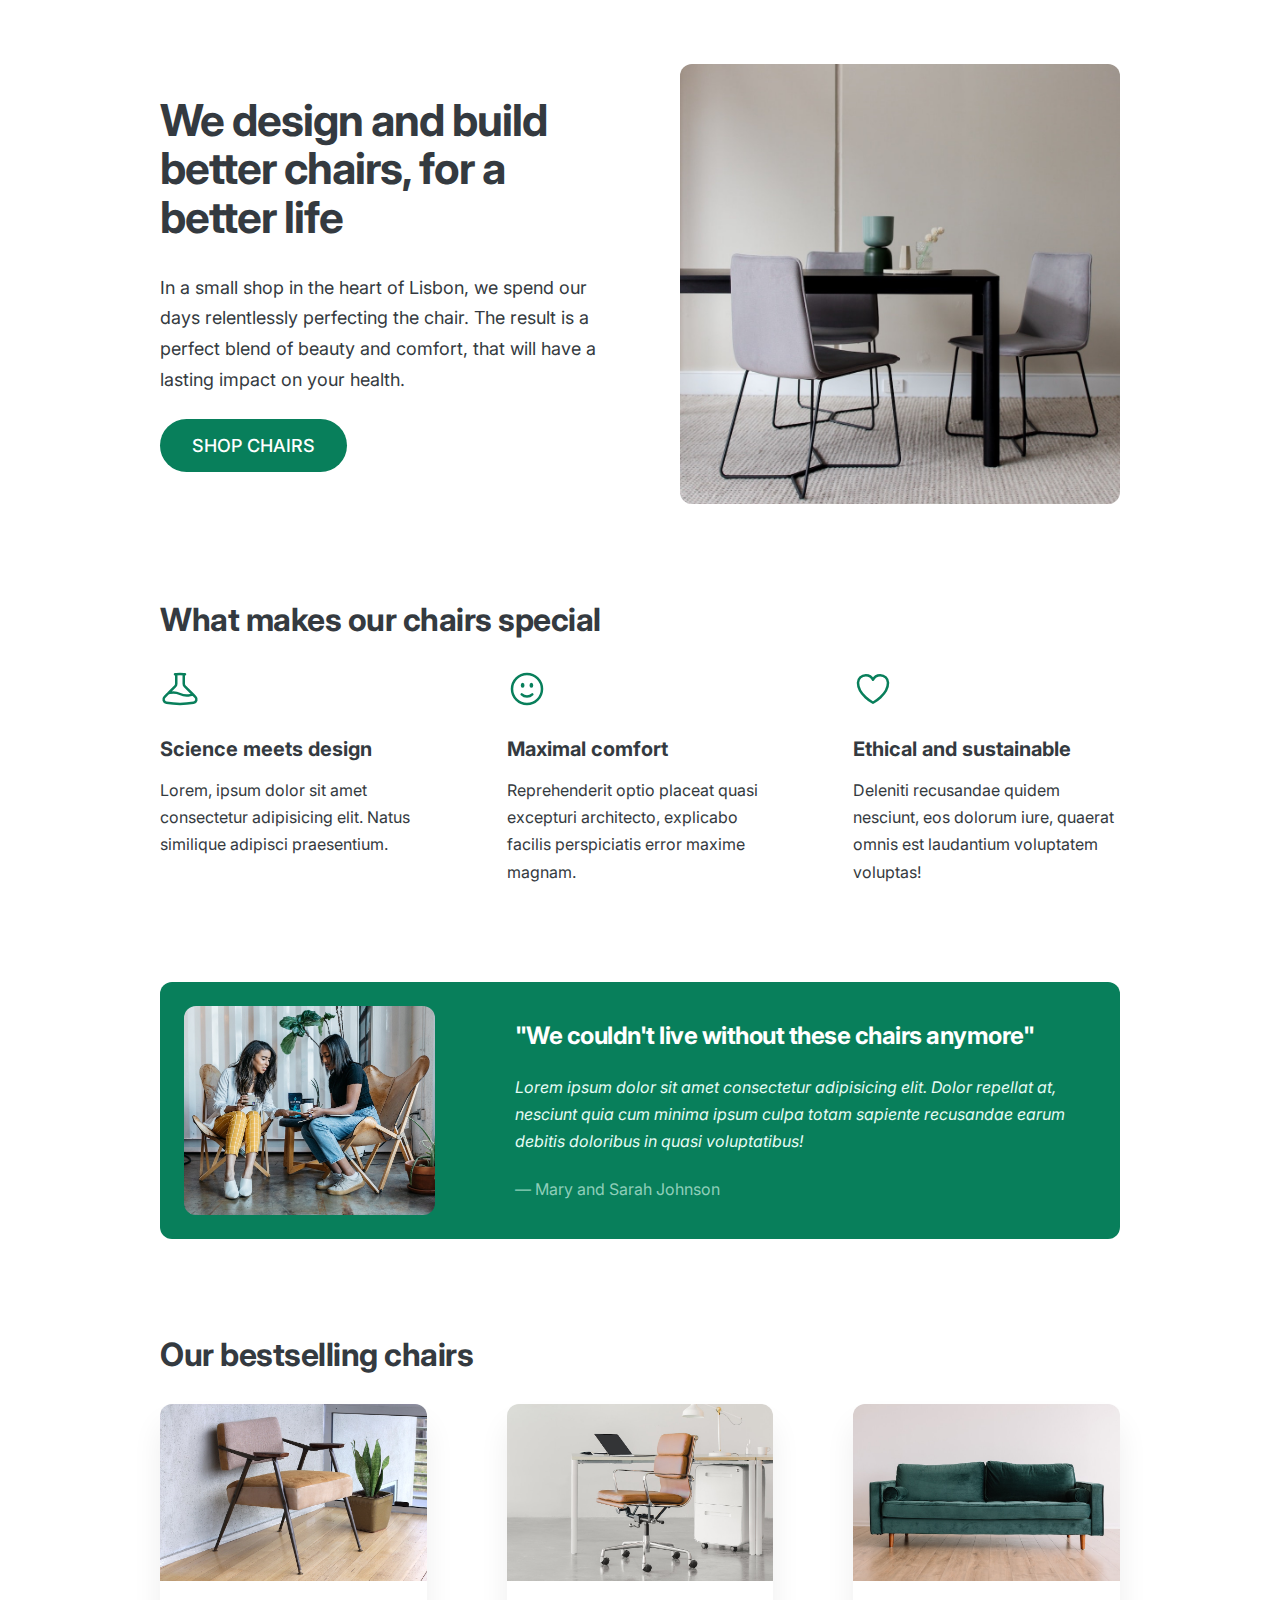
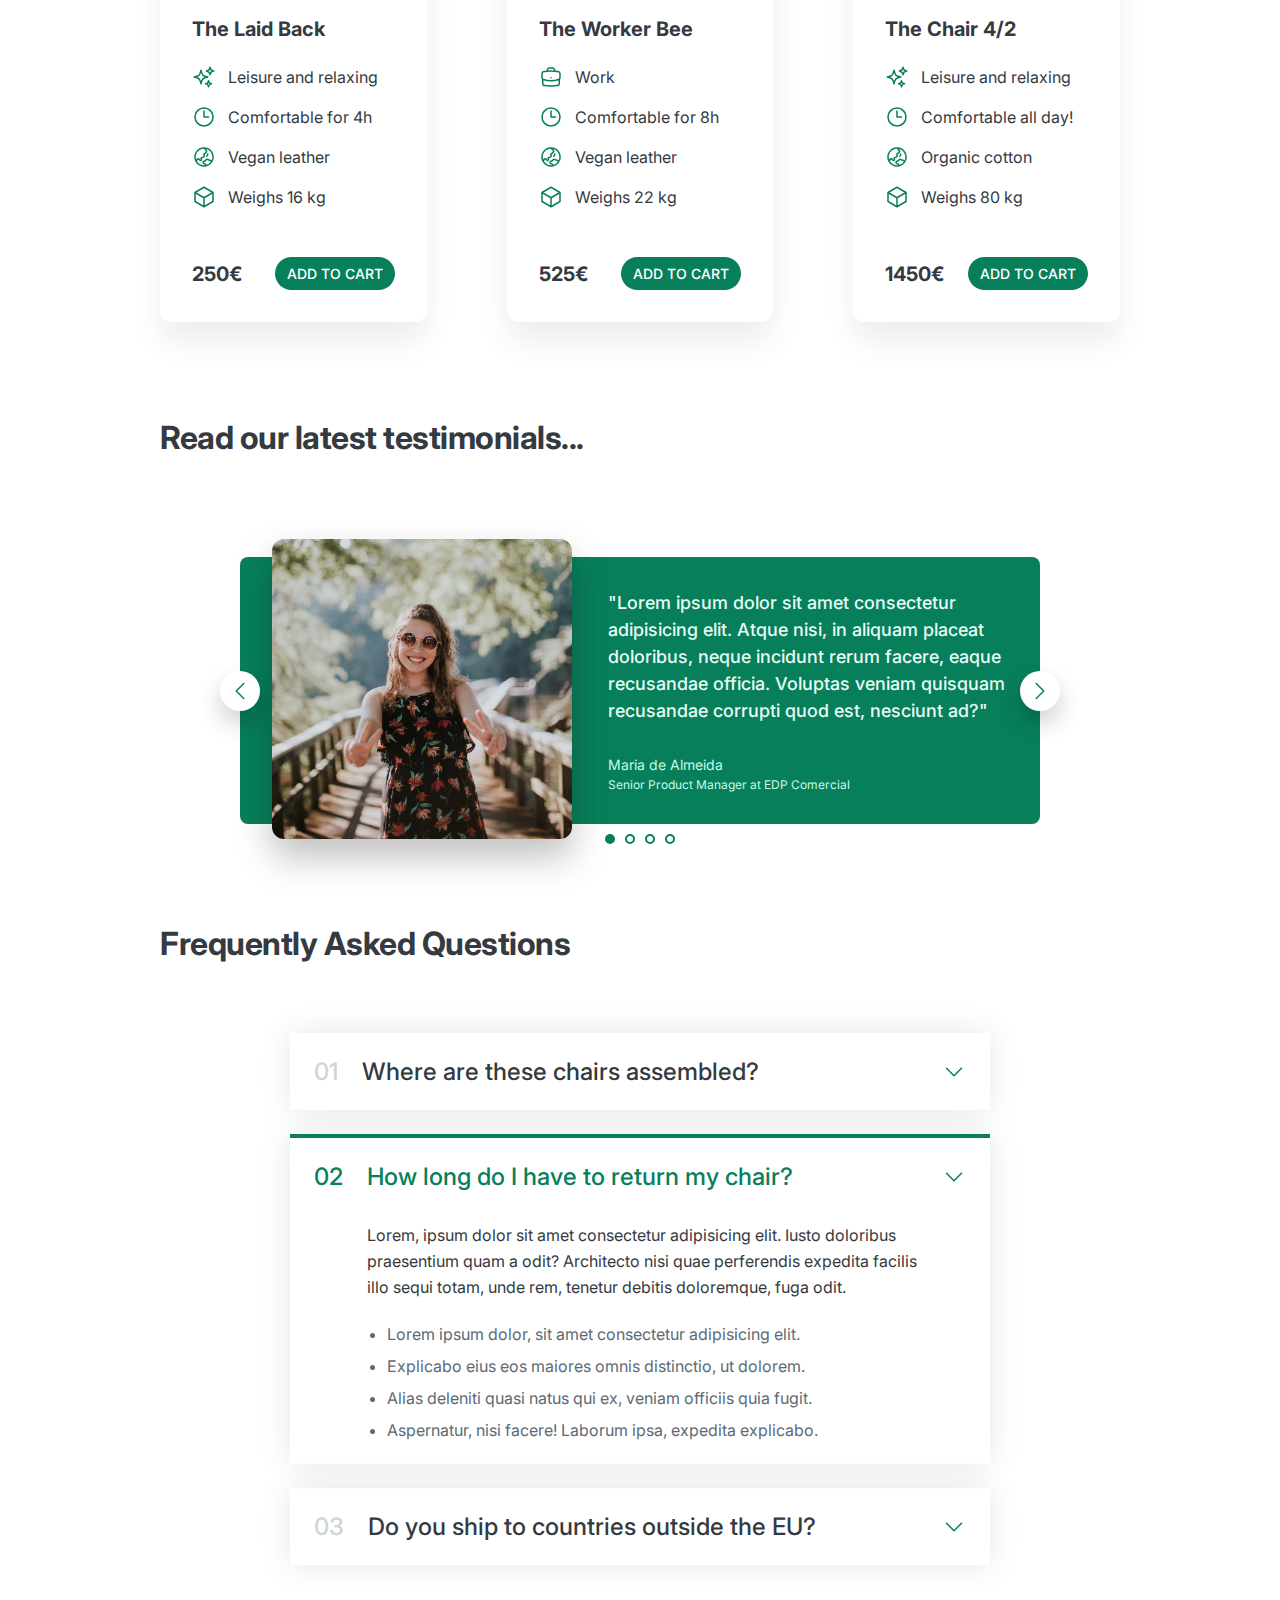
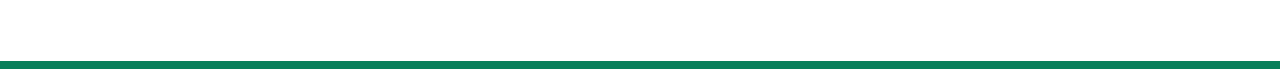
<file: index.html>
<!DOCTYPE html>
<html lang="en">
  <head>
    <meta charset="UTF-8" />
    <meta http-equiv="X-UA-Compatible" content="IE=edge" />
    <meta name="viewport" content="width=device-width, initial-scale=1.0" />
    <link rel="preconnect" href="https://fonts.googleapis.com" />
    <link rel="preconnect" href="https://fonts.gstatic.com" crossorigin />
    <link
      href="https://fonts.googleapis.com/css2?family=Inter:wght@400;500;700&display=swap"
      rel="stylesheet"
    />
    <link rel="stylesheet" href="style.css" />
    <title>Lisbon Chair Shop</title>
  </head>
  <body>
    <div class="container">
      <header>
        <div class="header-text-box">
          <h1>We design and build better chairs, for a better life</h1>
          <p class="header-text">
            In a small shop in the heart of Lisbon, we spend our days
            relentlessly perfecting the chair. The result is a perfect blend of
            beauty and comfort, that will have a lasting impact on your health.
          </p>
          <a class="btn btn--big" href="#">Shop chairs</a>
        </div>
        <img src="hero.jpg" alt="Photo" />
      </header>

      <section>
        <h2>What makes our chairs special</h2>
        <div class="grid-3-cols">
          <div>
            <svg
              xmlns="http://www.w3.org/2000/svg"
              fill="none"
              viewBox="0 0 24 24"
              stroke-width="1.5"
              stroke="currentColor"
              class="feature-icon"
            >
              <path
                stroke-linecap="round"
                stroke-linejoin="round"
                d="M9.75 3.104v5.714a2.25 2.25 0 01-.659 1.591L5 14.5M9.75 3.104c-.251.023-.501.05-.75.082m.75-.082a24.301 24.301 0 014.5 0m0 0v5.714c0 .597.237 1.17.659 1.591L19.8 15.3M14.25 3.104c.251.023.501.05.75.082M19.8 15.3l-1.57.393A9.065 9.065 0 0112 15a9.065 9.065 0 00-6.23-.693L5 14.5m14.8.8l1.402 1.402c1.232 1.232.65 3.318-1.067 3.611A48.309 48.309 0 0112 21c-2.773 0-5.491-.235-8.135-.687-1.718-.293-2.3-2.379-1.067-3.61L5 14.5"
              />
            </svg>

            <p class="features-title"><strong>Science meets design</strong></p>
            <p class="features-text">
              Lorem, ipsum dolor sit amet consectetur adipisicing elit. Natus
              similique adipisci praesentium.
            </p>
          </div>

          <div>
            <svg
              xmlns="http://www.w3.org/2000/svg"
              fill="none"
              viewBox="0 0 24 24"
              stroke-width="1.5"
              stroke="currentColor"
              class="feature-icon"
            >
              <path
                stroke-linecap="round"
                stroke-linejoin="round"
                d="M15.182 15.182a4.5 4.5 0 01-6.364 0M21 12a9 9 0 11-18 0 9 9 0 0118 0zM9.75 9.75c0 .414-.168.75-.375.75S9 10.164 9 9.75 9.168 9 9.375 9s.375.336.375.75zm-.375 0h.008v.015h-.008V9.75zm5.625 0c0 .414-.168.75-.375.75s-.375-.336-.375-.75.168-.75.375-.75.375.336.375.75zm-.375 0h.008v.015h-.008V9.75z"
              />
            </svg>

            <p class="features-title">
              <strong>Maximal comfort</strong>
            </p>
            <p class="features-text">
              Reprehenderit optio placeat quasi excepturi architecto, explicabo
              facilis perspiciatis error maxime magnam.
            </p>
          </div>

          <div>
            <svg
              xmlns="http://www.w3.org/2000/svg"
              fill="none"
              viewBox="0 0 24 24"
              stroke-width="1.5"
              stroke="currentColor"
              class="feature-icon"
            >
              <path
                stroke-linecap="round"
                stroke-linejoin="round"
                d="M21 8.25c0-2.485-2.099-4.5-4.688-4.5-1.935 0-3.597 1.126-4.312 2.733-.715-1.607-2.377-2.733-4.313-2.733C5.1 3.75 3 5.765 3 8.25c0 7.22 9 12 9 12s9-4.78 9-12z"
              />
            </svg>

            <p class="features-title">
              <strong>Ethical and sustainable</strong>
            </p>
            <p class="features-text">
              Deleniti recusandae quidem nesciunt, eos dolorum iure, quaerat
              omnis est laudantium voluptatem voluptas!
            </p>
          </div>
        </div>
      </section>

      <section class="testimonial-section">
        <div class="grid-3-cols">
          <img src="customers.jpg" alt="People sitting on chairs" />
          <div class="testimonial-box">
            <h2>"We couldn't live without these chairs anymore"</h2>
            <blockquote class="testimonial-text">
              Lorem ipsum dolor sit amet consectetur adipisicing elit. Dolor
              repellat at, nesciunt quia cum minima ipsum culpa totam sapiente
              recusandae earum debitis doloribus in quasi voluptatibus!
            </blockquote>
            <p class="testimonial-author">&mdash; Mary and Sarah Johnson</p>
          </div>
        </div>
      </section>

      <section>
        <h2>Our bestselling chairs</h2>
        <div class="grid-3-cols">
          <figure class="chair">
            <img src="chair-1.jpg" alt="Chair" />
            <div class="chair-box">
              <h3>The Laid Back</h3>
              <ul class="chair-details">
                <li>
                  <svg
                    xmlns="http://www.w3.org/2000/svg"
                    fill="none"
                    viewBox="0 0 24 24"
                    stroke-width="1.5"
                    stroke="currentColor"
                    class="chair-icon"
                  >
                    <path
                      stroke-linecap="round"
                      stroke-linejoin="round"
                      d="M9.813 15.904L9 18.75l-.813-2.846a4.5 4.5 0 00-3.09-3.09L2.25 12l2.846-.813a4.5 4.5 0 003.09-3.09L9 5.25l.813 2.846a4.5 4.5 0 003.09 3.09L15.75 12l-2.846.813a4.5 4.5 0 00-3.09 3.09zM18.259 8.715L18 9.75l-.259-1.035a3.375 3.375 0 00-2.455-2.456L14.25 6l1.036-.259a3.375 3.375 0 002.455-2.456L18 2.25l.259 1.035a3.375 3.375 0 002.456 2.456L21.75 6l-1.035.259a3.375 3.375 0 00-2.456 2.456zM16.894 20.567L16.5 21.75l-.394-1.183a2.25 2.25 0 00-1.423-1.423L13.5 18.75l1.183-.394a2.25 2.25 0 001.423-1.423l.394-1.183.394 1.183a2.25 2.25 0 001.423 1.423l1.183.394-1.183.394a2.25 2.25 0 00-1.423 1.423z"
                    />
                  </svg>

                  <!-- Span is a generic INLINE text element, it doesn't have any meaning. It's like a div element, but inline -->
                  <span>Leisure and relaxing</span>
                </li>
                <li>
                  <svg
                    xmlns="http://www.w3.org/2000/svg"
                    fill="none"
                    viewBox="0 0 24 24"
                    stroke-width="1.5"
                    stroke="currentColor"
                    class="chair-icon"
                  >
                    <path
                      stroke-linecap="round"
                      stroke-linejoin="round"
                      d="M12 6v6h4.5m4.5 0a9 9 0 11-18 0 9 9 0 0118 0z"
                    />
                  </svg>

                  <span>Comfortable for 4h</span>
                </li>
                <li>
                  <svg
                    xmlns="http://www.w3.org/2000/svg"
                    fill="none"
                    viewBox="0 0 24 24"
                    stroke-width="1.5"
                    stroke="currentColor"
                    class="chair-icon"
                  >
                    <path
                      stroke-linecap="round"
                      stroke-linejoin="round"
                      d="M12.75 3.03v.568c0 .334.148.65.405.864l1.068.89c.442.369.535 1.01.216 1.49l-.51.766a2.25 2.25 0 01-1.161.886l-.143.048a1.107 1.107 0 00-.57 1.664c.369.555.169 1.307-.427 1.605L9 13.125l.423 1.059a.956.956 0 01-1.652.928l-.679-.906a1.125 1.125 0 00-1.906.172L4.5 15.75l-.612.153M12.75 3.031a9 9 0 00-8.862 12.872M12.75 3.031a9 9 0 016.69 14.036m0 0l-.177-.529A2.25 2.25 0 0017.128 15H16.5l-.324-.324a1.453 1.453 0 00-2.328.377l-.036.073a1.586 1.586 0 01-.982.816l-.99.282c-.55.157-.894.702-.8 1.267l.073.438c.08.474.49.821.97.821.846 0 1.598.542 1.865 1.345l.215.643m5.276-3.67a9.012 9.012 0 01-5.276 3.67m0 0a9 9 0 01-10.275-4.835M15.75 9c0 .896-.393 1.7-1.016 2.25"
                    />
                  </svg>

                  <span> Vegan leather</span>
                </li>
                <li>
                  <svg
                    xmlns="http://www.w3.org/2000/svg"
                    fill="none"
                    viewBox="0 0 24 24"
                    stroke-width="1.5"
                    stroke="currentColor"
                    class="chair-icon"
                  >
                    <path
                      stroke-linecap="round"
                      stroke-linejoin="round"
                      d="M21 7.5l-9-5.25L3 7.5m18 0l-9 5.25m9-5.25v9l-9 5.25M3 7.5l9 5.25M3 7.5v9l9 5.25m0-9v9"
                    />
                  </svg>

                  <span>Weighs 16 kg</span>
                </li>
              </ul>
              <div class="chair-price">
                <strong>250€</strong>
                <a href="#" class="btn btn--small">Add to cart</a>
              </div>
            </div>
          </figure>

          <figure class="chair">
            <img src="chair-2.jpg" alt="Chair" />
            <div class="chair-box">
              <h3>The Worker Bee</h3>
              <ul class="chair-details">
                <li>
                  <svg
                    xmlns="http://www.w3.org/2000/svg"
                    fill="none"
                    viewBox="0 0 24 24"
                    stroke-width="1.5"
                    stroke="currentColor"
                    class="chair-icon"
                  >
                    <path
                      stroke-linecap="round"
                      stroke-linejoin="round"
                      d="M20.25 14.15v4.25c0 1.094-.787 2.036-1.872 2.18-2.087.277-4.216.42-6.378.42s-4.291-.143-6.378-.42c-1.085-.144-1.872-1.086-1.872-2.18v-4.25m16.5 0a2.18 2.18 0 00.75-1.661V8.706c0-1.081-.768-2.015-1.837-2.175a48.114 48.114 0 00-3.413-.387m4.5 8.006c-.194.165-.42.295-.673.38A23.978 23.978 0 0112 15.75c-2.648 0-5.195-.429-7.577-1.22a2.016 2.016 0 01-.673-.38m0 0A2.18 2.18 0 013 12.489V8.706c0-1.081.768-2.015 1.837-2.175a48.111 48.111 0 013.413-.387m7.5 0V5.25A2.25 2.25 0 0013.5 3h-3a2.25 2.25 0 00-2.25 2.25v.894m7.5 0a48.667 48.667 0 00-7.5 0M12 12.75h.008v.008H12v-.008z"
                    />
                  </svg>

                  <span>Work</span>
                </li>
                <li>
                  <svg
                    xmlns="http://www.w3.org/2000/svg"
                    fill="none"
                    viewBox="0 0 24 24"
                    stroke-width="1.5"
                    stroke="currentColor"
                    class="chair-icon"
                  >
                    <path
                      stroke-linecap="round"
                      stroke-linejoin="round"
                      d="M12 6v6h4.5m4.5 0a9 9 0 11-18 0 9 9 0 0118 0z"
                    />
                  </svg>

                  <span>Comfortable for 8h</span>
                </li>
                <li>
                  <svg
                    xmlns="http://www.w3.org/2000/svg"
                    fill="none"
                    viewBox="0 0 24 24"
                    stroke-width="1.5"
                    stroke="currentColor"
                    class="chair-icon"
                  >
                    <path
                      stroke-linecap="round"
                      stroke-linejoin="round"
                      d="M12.75 3.03v.568c0 .334.148.65.405.864l1.068.89c.442.369.535 1.01.216 1.49l-.51.766a2.25 2.25 0 01-1.161.886l-.143.048a1.107 1.107 0 00-.57 1.664c.369.555.169 1.307-.427 1.605L9 13.125l.423 1.059a.956.956 0 01-1.652.928l-.679-.906a1.125 1.125 0 00-1.906.172L4.5 15.75l-.612.153M12.75 3.031a9 9 0 00-8.862 12.872M12.75 3.031a9 9 0 016.69 14.036m0 0l-.177-.529A2.25 2.25 0 0017.128 15H16.5l-.324-.324a1.453 1.453 0 00-2.328.377l-.036.073a1.586 1.586 0 01-.982.816l-.99.282c-.55.157-.894.702-.8 1.267l.073.438c.08.474.49.821.97.821.846 0 1.598.542 1.865 1.345l.215.643m5.276-3.67a9.012 9.012 0 01-5.276 3.67m0 0a9 9 0 01-10.275-4.835M15.75 9c0 .896-.393 1.7-1.016 2.25"
                    />
                  </svg>

                  <span>Vegan leather</span>
                </li>
                <li>
                  <svg
                    xmlns="http://www.w3.org/2000/svg"
                    fill="none"
                    viewBox="0 0 24 24"
                    stroke-width="1.5"
                    stroke="currentColor"
                    class="chair-icon"
                  >
                    <path
                      stroke-linecap="round"
                      stroke-linejoin="round"
                      d="M21 7.5l-9-5.25L3 7.5m18 0l-9 5.25m9-5.25v9l-9 5.25M3 7.5l9 5.25M3 7.5v9l9 5.25m0-9v9"
                    />
                  </svg>

                  <span>Weighs 22 kg</span>
                </li>
              </ul>
              <div class="chair-price">
                <strong>525€</strong>
                <a href="#" class="btn btn--small">Add to cart</a>
              </div>
            </div>
          </figure>

          <figure class="chair">
            <img src="chair-3.jpg" alt="Chair" />
            <div class="chair-box">
              <h3>The Chair 4/2</h3>
              <ul class="chair-details">
                <li>
                  <svg
                    xmlns="http://www.w3.org/2000/svg"
                    fill="none"
                    viewBox="0 0 24 24"
                    stroke-width="1.5"
                    stroke="currentColor"
                    class="chair-icon"
                  >
                    <path
                      stroke-linecap="round"
                      stroke-linejoin="round"
                      d="M9.813 15.904L9 18.75l-.813-2.846a4.5 4.5 0 00-3.09-3.09L2.25 12l2.846-.813a4.5 4.5 0 003.09-3.09L9 5.25l.813 2.846a4.5 4.5 0 003.09 3.09L15.75 12l-2.846.813a4.5 4.5 0 00-3.09 3.09zM18.259 8.715L18 9.75l-.259-1.035a3.375 3.375 0 00-2.455-2.456L14.25 6l1.036-.259a3.375 3.375 0 002.455-2.456L18 2.25l.259 1.035a3.375 3.375 0 002.456 2.456L21.75 6l-1.035.259a3.375 3.375 0 00-2.456 2.456zM16.894 20.567L16.5 21.75l-.394-1.183a2.25 2.25 0 00-1.423-1.423L13.5 18.75l1.183-.394a2.25 2.25 0 001.423-1.423l.394-1.183.394 1.183a2.25 2.25 0 001.423 1.423l1.183.394-1.183.394a2.25 2.25 0 00-1.423 1.423z"
                    />
                  </svg>
                  <span>Leisure and relaxing</span>
                </li>
                <li>
                  <svg
                    xmlns="http://www.w3.org/2000/svg"
                    fill="none"
                    viewBox="0 0 24 24"
                    stroke-width="1.5"
                    stroke="currentColor"
                    class="chair-icon"
                  >
                    <path
                      stroke-linecap="round"
                      stroke-linejoin="round"
                      d="M12 6v6h4.5m4.5 0a9 9 0 11-18 0 9 9 0 0118 0z"
                    />
                  </svg>

                  <span>Comfortable all day!</span>
                </li>
                <li>
                  <svg
                    xmlns="http://www.w3.org/2000/svg"
                    fill="none"
                    viewBox="0 0 24 24"
                    stroke-width="1.5"
                    stroke="currentColor"
                    class="chair-icon"
                  >
                    <path
                      stroke-linecap="round"
                      stroke-linejoin="round"
                      d="M12.75 3.03v.568c0 .334.148.65.405.864l1.068.89c.442.369.535 1.01.216 1.49l-.51.766a2.25 2.25 0 01-1.161.886l-.143.048a1.107 1.107 0 00-.57 1.664c.369.555.169 1.307-.427 1.605L9 13.125l.423 1.059a.956.956 0 01-1.652.928l-.679-.906a1.125 1.125 0 00-1.906.172L4.5 15.75l-.612.153M12.75 3.031a9 9 0 00-8.862 12.872M12.75 3.031a9 9 0 016.69 14.036m0 0l-.177-.529A2.25 2.25 0 0017.128 15H16.5l-.324-.324a1.453 1.453 0 00-2.328.377l-.036.073a1.586 1.586 0 01-.982.816l-.99.282c-.55.157-.894.702-.8 1.267l.073.438c.08.474.49.821.97.821.846 0 1.598.542 1.865 1.345l.215.643m5.276-3.67a9.012 9.012 0 01-5.276 3.67m0 0a9 9 0 01-10.275-4.835M15.75 9c0 .896-.393 1.7-1.016 2.25"
                    />
                  </svg>

                  <span>Organic cotton</span>
                </li>
                <li>
                  <svg
                    xmlns="http://www.w3.org/2000/svg"
                    fill="none"
                    viewBox="0 0 24 24"
                    stroke-width="1.5"
                    stroke="currentColor"
                    class="chair-icon"
                  >
                    <path
                      stroke-linecap="round"
                      stroke-linejoin="round"
                      d="M21 7.5l-9-5.25L3 7.5m18 0l-9 5.25m9-5.25v9l-9 5.25M3 7.5l9 5.25M3 7.5v9l9 5.25m0-9v9"
                    />
                  </svg>

                  <span>Weighs 80 kg</span>
                </li>
              </ul>
              <div class="chair-price">
                <strong>1450€</strong>
                <a href="#" class="btn btn--small">Add to cart</a>
              </div>
            </div>
          </figure>
        </div>
      </section>
      <section>
        <h2>Read our latest testimonials...</h2>

        <div class="carousel">
          <img src="maria.jpg" alt="Maria de Almeida" class="maria" />
          <blockquote class="testimonial-">
            <p class="testimonial-text-">
              "Lorem ipsum dolor sit amet consectetur adipisicing elit. Atque
              nisi, in aliquam placeat doloribus, neque incidunt rerum facere,
              eaque recusandae officia. Voluptas veniam quisquam recusandae
              corrupti quod est, nesciunt ad?"
            </p>
            <p class="testimonial-author-">Maria de Almeida</p>
            <p class="testimonial-job">
              Senior Product Manager at EDP Comercial
            </p>
          </blockquote>
          <button class="btn-left">
            <svg
              xmlns="http://www.w3.org/2000/svg"
              fill="none"
              viewBox="0 0 24 24"
              stroke-width="1.5"
              stroke="currentColor"
              class="btn-icon-"
            >
              <path
                stroke-linecap="round"
                stroke-linejoin="round"
                d="M15.75 19.5L8.25 12l7.5-7.5"
              />
            </svg>
          </button>

          <button class="btn-right">
            <svg
              xmlns="http://www.w3.org/2000/svg"
              fill="none"
              viewBox="0 0 24 24"
              stroke-width="1.5"
              stroke="currentColor"
              class="btn-icon-"
            >
              <path
                stroke-linecap="round"
                stroke-linejoin="round"
                d="M8.25 4.5l7.5 7.5-7.5 7.5"
              />
            </svg>
          </button>
          <div class="carousel-sliders">
            <button class="dot dot-fill">&nbsp;</button>
            <button class="dot">&nbsp;</button>
            <button class="dot">&nbsp;</button>
            <button class="dot">&nbsp;</button>
          </div>
        </div>
      </section>

      <section>
        <h2>Frequently Asked Questions</h2>
        <div class="accordion">
          <div class="item">
            <p class="number">01</p>
            <p class="text">Where are these chairs assembled?</p>
            <svg
              xmlns="http://www.w3.org/2000/svg"
              fill="none"
              viewBox="0 0 24 24"
              stroke-width="1.5"
              stroke="currentColor"
              class="icon"
            >
              <path
                stroke-linecap="round"
                stroke-linejoin="round"
                d="M19.5 8.25l-7.5 7.5-7.5-7.5"
              />
            </svg>
            <div class="hidden-box">
              <p>
                Lorem, ipsum dolor sit amet consectetur adipisicing elit. Iusto
                doloribus praesentium quam a odit? Architecto nisi quae
                perferendis expedita facilis illo sequi totam, unde rem, tenetur
                debitis doloremque, fuga odit.
              </p>
              <ul>
                <li>
                  Lorem ipsum dolor, sit amet consectetur adipisicing elit.
                </li>

                <li>
                  Explicabo eius eos maiores omnis distinctio, ut dolorem.
                </li>
                <li>
                  Alias deleniti quasi natus qui ex, veniam officiis quia fugit.
                </li>
                <li>
                  Aspernatur, nisi facere! Laborum ipsa, expedita explicabo.
                </li>
              </ul>
            </div>
          </div>

          <div class="item open">
            <p class="number">02</p>
            <p class="text">How long do I have to return my chair?</p>
            <svg
              xmlns="http://www.w3.org/2000/svg"
              fill="none"
              viewBox="0 0 24 24"
              stroke-width="1.5"
              stroke="currentColor"
              class="icon"
            >
              <path
                stroke-linecap="round"
                stroke-linejoin="round"
                d="M19.5 8.25l-7.5 7.5-7.5-7.5"
              />
            </svg>
            <div class="hidden-box">
              <p>
                Lorem, ipsum dolor sit amet consectetur adipisicing elit. Iusto
                doloribus praesentium quam a odit? Architecto nisi quae
                perferendis expedita facilis illo sequi totam, unde rem, tenetur
                debitis doloremque, fuga odit.
              </p>
              <ul>
                <li>
                  Lorem ipsum dolor, sit amet consectetur adipisicing elit.
                </li>

                <li>
                  Explicabo eius eos maiores omnis distinctio, ut dolorem.
                </li>
                <li>
                  Alias deleniti quasi natus qui ex, veniam officiis quia fugit.
                </li>
                <li>
                  Aspernatur, nisi facere! Laborum ipsa, expedita explicabo.
                </li>
              </ul>
            </div>
          </div>

          <div class="item">
            <p class="number">03</p>
            <p class="text">Do you ship to countries outside the EU?</p>
            <svg
              xmlns="http://www.w3.org/2000/svg"
              fill="none"
              viewBox="0 0 24 24"
              stroke-width="1.5"
              stroke="currentColor"
              class="icon"
            >
              <path
                stroke-linecap="round"
                stroke-linejoin="round"
                d="M19.5 8.25l-7.5 7.5-7.5-7.5"
              />
            </svg>
            <div class="hidden-box">
              <p>
                Lorem, ipsum dolor sit amet consectetur adipisicing elit. Iusto
                doloribus praesentium quam a odit? Architecto nisi quae
                perferendis expedita facilis illo sequi totam, unde rem, tenetur
                debitis doloremque, fuga odit.
              </p>
              <ul>
                <li>
                  Lorem ipsum dolor, sit amet consectetur adipisicing elit.
                </li>

                <li>
                  Explicabo eius eos maiores omnis distinctio, ut dolorem.
                </li>
                <li>
                  Alias deleniti quasi natus qui ex, veniam officiis quia fugit.
                </li>
                <li>
                  Aspernatur, nisi facere! Laborum ipsa, expedita explicabo.
                </li>
              </ul>
            </div>
          </div>
        </div>
      </section>
      <footer></footer>
    </div>
  </body>
</html>
</file>
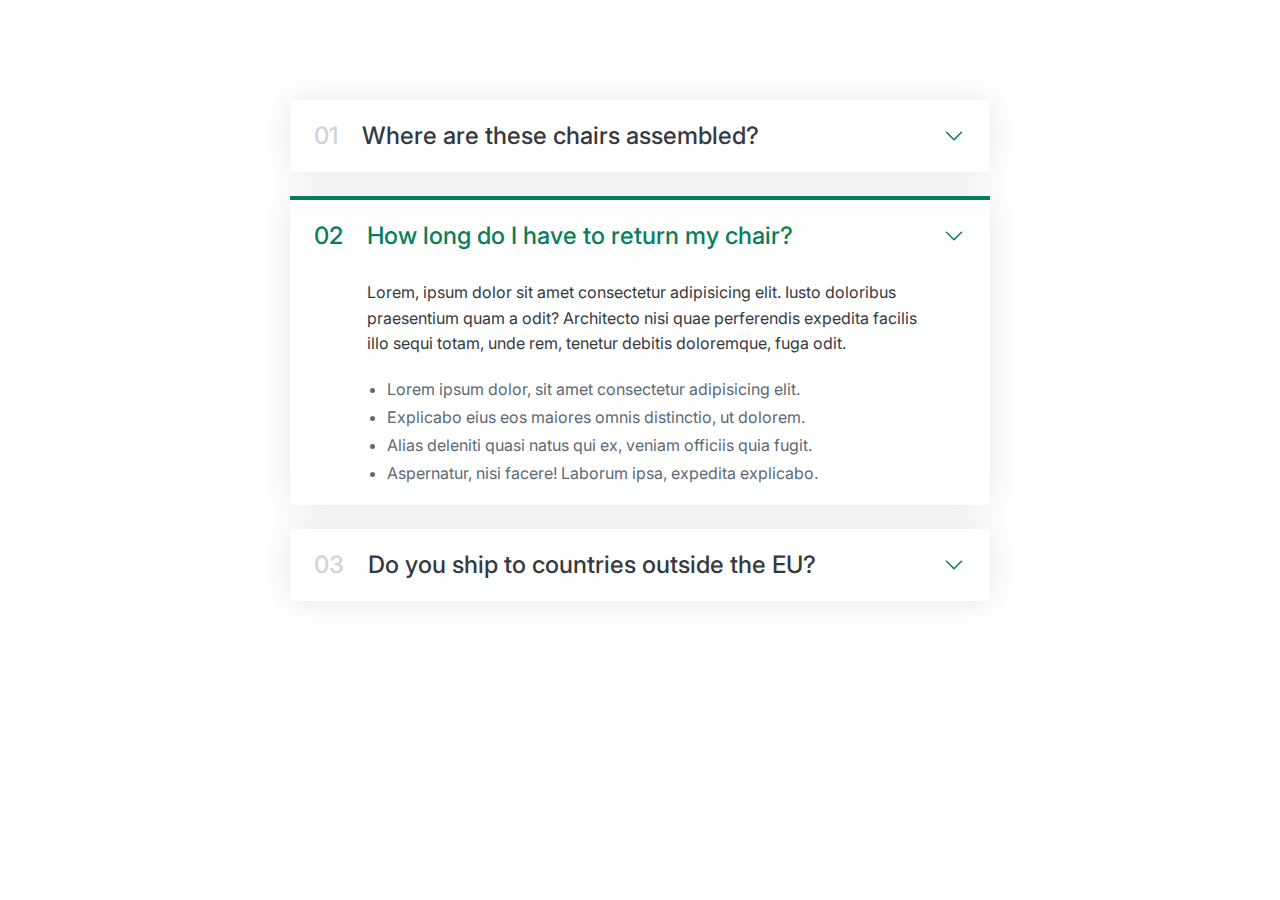
<file: 01-accordion.html>
<!DOCTYPE html>
<html lang="en">
  <head>
    <meta charset="UTF-8" />
    <meta http-equiv="X-UA-Compatible" content="IE=edge" />
    <meta name="viewport" content="width=device-width, initial-scale=1.0" />
    <link
      href="https://fonts.googleapis.com/css2?family=Inter:wght@400;500;700&display=swap"
      rel="stylesheet"
    />
    <title>Accordion Component</title>

    <style>
      * {
        margin: 0;
        padding: 0;
        box-sizing: border-box;
      }

      body {
        font-family: "Inter", sans-serif;
        color: #343a40;
        line-height: 1;
      }

      .accordion {
        width: 700px;
        margin: 100px auto;
        display: flex;
        flex-direction: column;
        gap: 24px;
      }

      .number,
      .text {
        font-size: 24px;
        font-weight: 500;
        /* color: #087f5b; */
      }

      .number {
        color: #ced4da;
      }

      .item {
        box-shadow: 0 0 32px rgba(0, 0, 0, 0.1);
        padding: 24px;
        display: grid;
        grid-template-columns: auto 1fr auto;
        column-gap: 24px;
        row-gap: 32px;
        align-items: center;
      }
      .icon {
        width: 24px;
        height: 24px;
        stroke: #087f5b;
      }
      .hidden-box p {
        line-height: 1.6;
        margin-bottom: 24px;
      }

      .hidden-box ul {
        color: #5d6a75;
        margin-left: 20px;
        display: flex;
        flex-direction: column;
        gap: 12px;
      }

      .hidden-box {
        grid-column: 2;
        display: none;
      }

      .open {
        border-top: 4px solid #087f5b;
      }

      .open .hidden-box {
        display: block;
      }

      .open .number,
      .open .text {
        color: #087f5b;
      }
    </style>
  </head>
  <body>
    <div class="accordion">
      <div class="item">
        <p class="number">01</p>
        <p class="text">Where are these chairs assembled?</p>
        <svg
          xmlns="http://www.w3.org/2000/svg"
          fill="none"
          viewBox="0 0 24 24"
          stroke-width="1.5"
          stroke="currentColor"
          class="icon"
        >
          <path
            stroke-linecap="round"
            stroke-linejoin="round"
            d="M19.5 8.25l-7.5 7.5-7.5-7.5"
          />
        </svg>
        <div class="hidden-box">
          <p>
            Lorem, ipsum dolor sit amet consectetur adipisicing elit. Iusto
            doloribus praesentium quam a odit? Architecto nisi quae perferendis
            expedita facilis illo sequi totam, unde rem, tenetur debitis
            doloremque, fuga odit.
          </p>
          <ul>
            <li>Lorem ipsum dolor, sit amet consectetur adipisicing elit.</li>

            <li>Explicabo eius eos maiores omnis distinctio, ut dolorem.</li>
            <li>
              Alias deleniti quasi natus qui ex, veniam officiis quia fugit.
            </li>
            <li>Aspernatur, nisi facere! Laborum ipsa, expedita explicabo.</li>
          </ul>
        </div>
      </div>

      <div class="item open">
        <p class="number">02</p>
        <p class="text">How long do I have to return my chair?</p>
        <svg
          xmlns="http://www.w3.org/2000/svg"
          fill="none"
          viewBox="0 0 24 24"
          stroke-width="1.5"
          stroke="currentColor"
          class="icon"
        >
          <path
            stroke-linecap="round"
            stroke-linejoin="round"
            d="M19.5 8.25l-7.5 7.5-7.5-7.5"
          />
        </svg>
        <div class="hidden-box">
          <p>
            Lorem, ipsum dolor sit amet consectetur adipisicing elit. Iusto
            doloribus praesentium quam a odit? Architecto nisi quae perferendis
            expedita facilis illo sequi totam, unde rem, tenetur debitis
            doloremque, fuga odit.
          </p>
          <ul>
            <li>Lorem ipsum dolor, sit amet consectetur adipisicing elit.</li>

            <li>Explicabo eius eos maiores omnis distinctio, ut dolorem.</li>
            <li>
              Alias deleniti quasi natus qui ex, veniam officiis quia fugit.
            </li>
            <li>Aspernatur, nisi facere! Laborum ipsa, expedita explicabo.</li>
          </ul>
        </div>
      </div>

      <div class="item">
        <p class="number">03</p>
        <p class="text">Do you ship to countries outside the EU?</p>
        <svg
          xmlns="http://www.w3.org/2000/svg"
          fill="none"
          viewBox="0 0 24 24"
          stroke-width="1.5"
          stroke="currentColor"
          class="icon"
        >
          <path
            stroke-linecap="round"
            stroke-linejoin="round"
            d="M19.5 8.25l-7.5 7.5-7.5-7.5"
          />
        </svg>
        <div class="hidden-box">
          <p>
            Lorem, ipsum dolor sit amet consectetur adipisicing elit. Iusto
            doloribus praesentium quam a odit? Architecto nisi quae perferendis
            expedita facilis illo sequi totam, unde rem, tenetur debitis
            doloremque, fuga odit.
          </p>
          <ul>
            <li>Lorem ipsum dolor, sit amet consectetur adipisicing elit.</li>

            <li>Explicabo eius eos maiores omnis distinctio, ut dolorem.</li>
            <li>
              Alias deleniti quasi natus qui ex, veniam officiis quia fugit.
            </li>
            <li>Aspernatur, nisi facere! Laborum ipsa, expedita explicabo.</li>
          </ul>
        </div>
      </div>
    </div>
  </body>
</html>
</file>
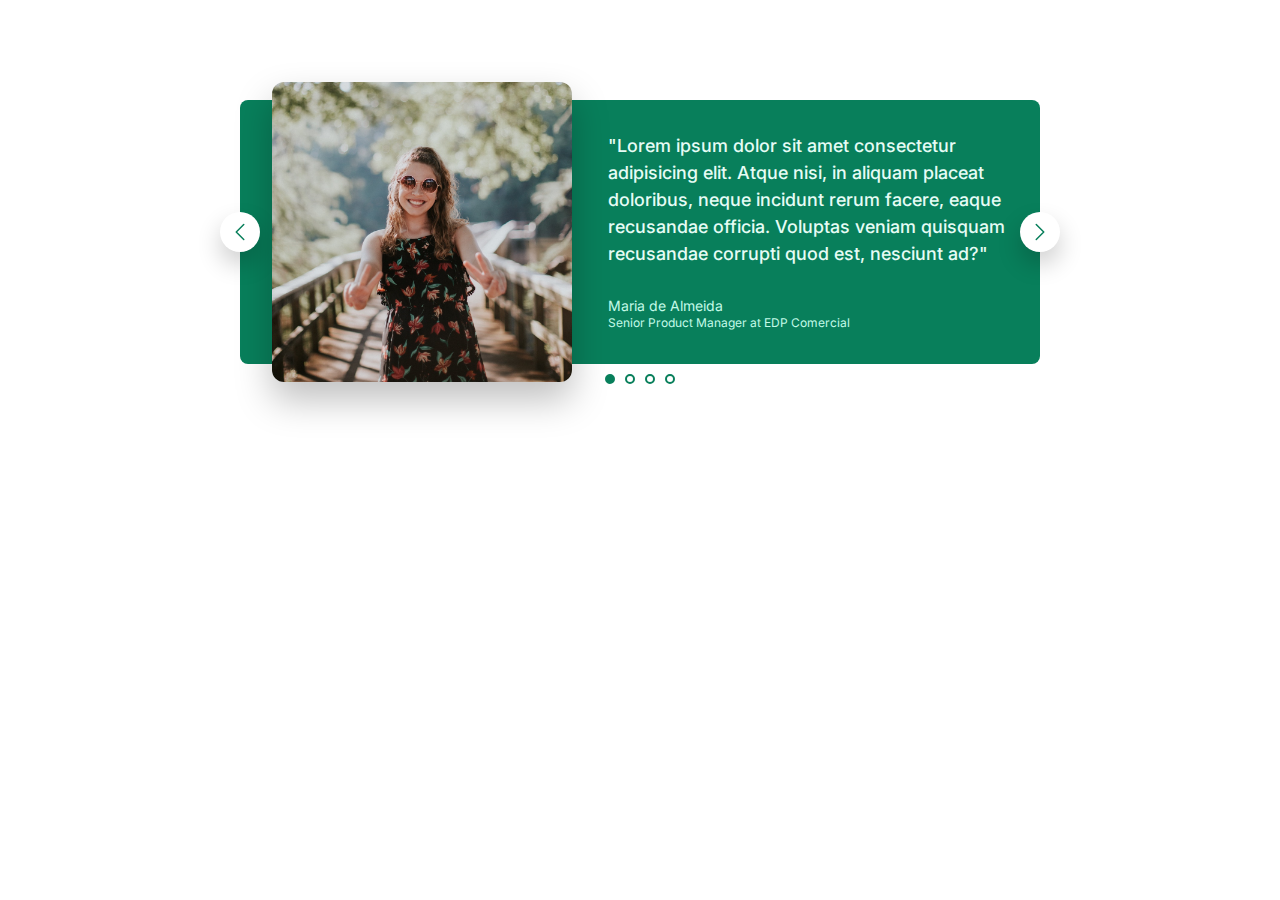
<file: 02-carousel.html>
<!DOCTYPE html>
<html lang="en">
  <head>
    <meta charset="UTF-8" />
    <meta http-equiv="X-UA-Compatible" content="IE=edge" />
    <meta name="viewport" content="width=device-width, initial-scale=1.0" />
    <link
      href="https://fonts.googleapis.com/css2?family=Inter:wght@400;500;700&display=swap"
      rel="stylesheet"
    />
    <title>Carousel Component</title>

    <style>
      * {
        margin: 0;
        padding: 0;
        box-sizing: border-box;
      }

      body {
        font-family: "Inter", sans-serif;
        color: #343a40;
        line-height: 1;
      }

      img {
        height: 200px;
        border-radius: 8px;
        transform: scale(1.5);
        margin-left: 50px;
        box-shadow: 0 12px 24px rgba(0, 0, 0, 0.25);
      }

      .carousel {
        background-color: #087f5b;
        padding: 32px;
        width: 800px;
        margin: 100px auto;
        border-radius: 8px;
        display: flex;
        /* align-items: center; */
        gap: 86px;
        position: relative;
      }

      .testimonial-text {
        font-size: 18px;
        font-weight: 500;
        line-height: 1.5;
        margin-bottom: 32px;
        color: #e6fcf5;
      }
      .testimonial-author {
        font-size: 14px;
        margin-bottom: 4px;
        color: #c3fae8;
      }
      .testimonial-job {
        font-size: 12px;
        color: #c3fae8;
      }

      .btn-left {
        background-color: #fff;
        border: none;
        height: 40px;
        width: 40px;
        position: absolute;
        left: 0;
        top: 50%;
        transform: translate(-50%, -50%);
        border-radius: 20px;
        box-shadow: 0 12px 24px rgba(0, 0, 0, 0.2);
        display: flex;
        align-items: center;
        justify-content: center;
        cursor: pointer;
      }

      .btn-right {
        background-color: #fff;
        border: none;
        height: 40px;
        width: 40px;
        position: absolute;
        right: 0;
        top: 50%;
        transform: translate(50%, -50%);
        border-radius: 20px;
        box-shadow: 0 12px 24px rgba(0, 0, 0, 0.2);
        display: flex;
        align-items: center;
        justify-content: center;
        cursor: pointer;
      }

      .btn-icon {
        height: 24px;
        width: 24px;
        stroke: #087f5b;
      }

      .carousel-sliders {
        display: flex;
        gap: 10px;
        bottom: 0;
        left: 50%;
        transform: translate(-50%, 20px);
        position: absolute;
      }

      .dot {
        display: flex;
        border-radius: 50%;
        height: 10px;
        width: 10px;
        background-color: #fff;
        border: 2px solid #087f5b;
        bottom: 50px;
        cursor: pointer;
      }

      .dot-fill {
        background-color: #087f5b;
      }
    </style>
  </head>
  <body>
    <div class="carousel">
      <img src="maria.jpg" alt="Maria de Almeida" />
      <blockquote class="testimonial">
        <p class="testimonial-text">
          "Lorem ipsum dolor sit amet consectetur adipisicing elit. Atque nisi,
          in aliquam placeat doloribus, neque incidunt rerum facere, eaque
          recusandae officia. Voluptas veniam quisquam recusandae corrupti quod
          est, nesciunt ad?"
        </p>
        <p class="testimonial-author">Maria de Almeida</p>
        <p class="testimonial-job">Senior Product Manager at EDP Comercial</p>
      </blockquote>
      <button class="btn-left">
        <svg
          xmlns="http://www.w3.org/2000/svg"
          fill="none"
          viewBox="0 0 24 24"
          stroke-width="1.5"
          stroke="currentColor"
          class="btn-icon"
        >
          <path
            stroke-linecap="round"
            stroke-linejoin="round"
            d="M15.75 19.5L8.25 12l7.5-7.5"
          />
        </svg>
      </button>

      <button class="btn-right">
        <svg
          xmlns="http://www.w3.org/2000/svg"
          fill="none"
          viewBox="0 0 24 24"
          stroke-width="1.5"
          stroke="currentColor"
          class="btn-icon"
        >
          <path
            stroke-linecap="round"
            stroke-linejoin="round"
            d="M8.25 4.5l7.5 7.5-7.5 7.5"
          />
        </svg>
      </button>
      <div class="carousel-sliders">
        <button class="dot dot-fill">&nbsp;</button>
        <button class="dot">&nbsp;</button>
        <button class="dot">&nbsp;</button>
        <button class="dot">&nbsp;</button>
      </div>
    </div>
  </body>
</html>
</file>
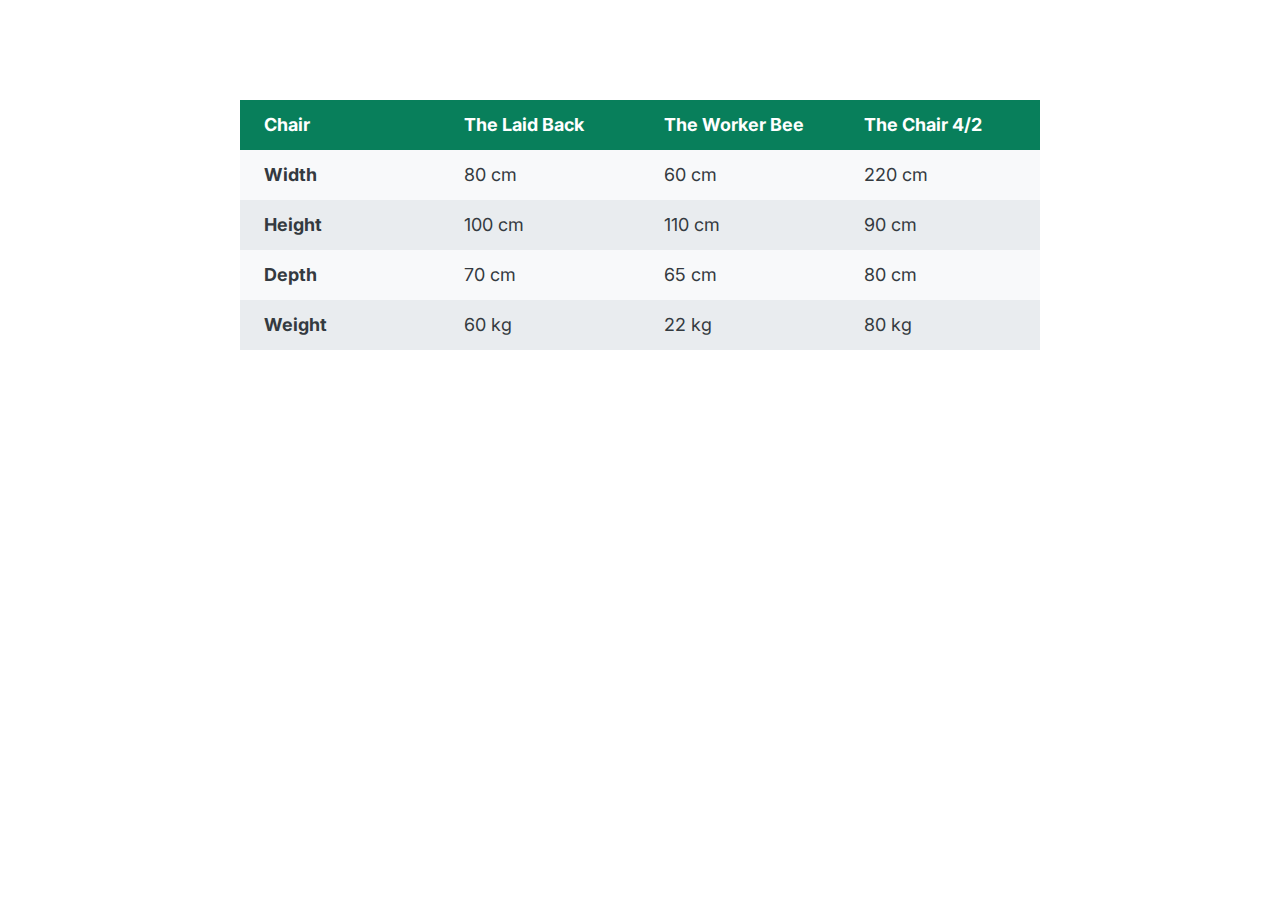
<file: 03-table.html>
<!DOCTYPE html>
<html lang="en">
  <head>
    <meta charset="UTF-8" />
    <meta http-equiv="X-UA-Compatible" content="IE=edge" />
    <meta name="viewport" content="width=device-width, initial-scale=1.0" />
    <link
      href="https://fonts.googleapis.com/css2?family=Inter:wght@400;500;700&display=swap"
      rel="stylesheet"
    />
    <title>Accordion Component</title>

    <style>
      * {
        margin: 0;
        padding: 0;
        box-sizing: border-box;
      }

      body {
        font-family: "Inter", sans-serif;
        color: #343a40;
        line-height: 1;
        display: flex;
        justify-content: center;
      }

      table {
        width: 800px;
        text-align: left;
        font-size: 18px;
        margin-top: 100px;
        /* border: 1px solid #343a40; */
        border-collapse: collapse;
      }

      td,
      th {
        /* border: 1px solid #343a40; */
        padding: 16px 24px;
      }

      thead th {
        background-color: #087f5b;
        color: #fff;
        width: 25%;
      }

      tbody tr:nth-child(odd) {
        background-color: #f8f9fa;
      }

      tbody tr:nth-child(even) {
        background-color: #e9ecef;
      }
    </style>
  </head>
  <body>
    <table>
      <thead>
        <tr>
          <th>Chair</th>
          <th>The Laid Back</th>
          <th>The Worker Bee</th>
          <th>The Chair 4/2</th>
        </tr>
      </thead>
      <tbody>
        <tr>
          <th>Width</th>
          <td>80 cm</td>
          <td>60 cm</td>
          <td>220 cm</td>
        </tr>
        <tr>
          <th>Height</th>
          <td>100 cm</td>
          <td>110 cm</td>
          <td>90 cm</td>
        </tr>
        <tr>
          <th>Depth</th>
          <td>70 cm</td>
          <td>65 cm</td>
          <td>80 cm</td>
        </tr>
        <tr>
          <th>Weight</th>
          <td>60 kg</td>
          <td>22 kg</td>
          <td>80 kg</td>
        </tr>
      </tbody>
    </table>
  </body>
</html>
</file>
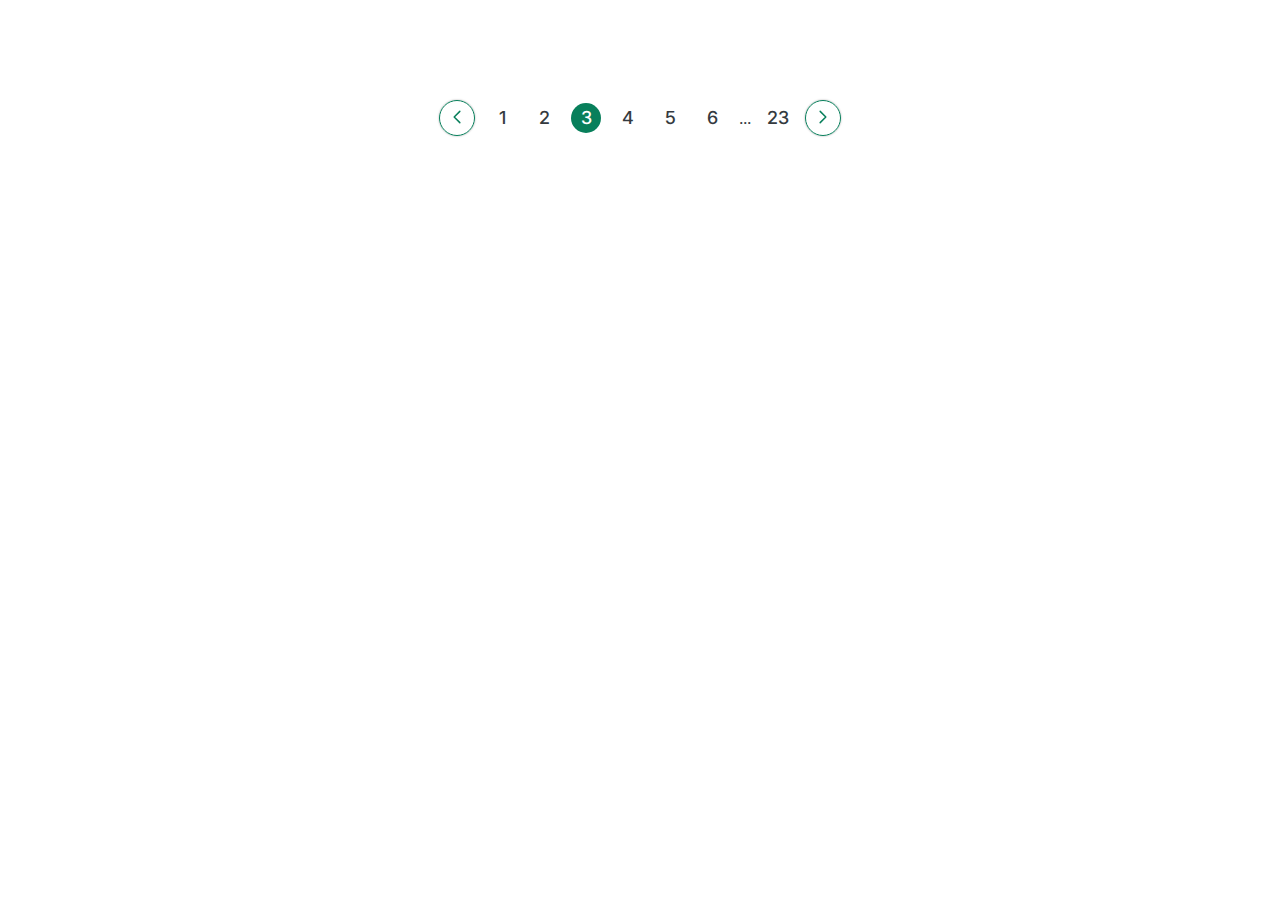
<file: pages.html>
<!DOCTYPE html>
<html lang="en">
  <head>
    <meta charset="UTF-8" />
    <meta http-equiv="X-UA-Compatible" content="IE=edge" />
    <meta name="viewport" content="width=device-width, initial-scale=1.0" />
    <link
      href="https://fonts.googleapis.com/css2?family=Inter:wght@400;500;700&display=swap"
      rel="stylesheet"
    />
    <title>Pagination Component</title>

    <style>
      * {
        margin: 0;
        padding: 0;
        box-sizing: border-box;
      }

      body {
        font-family: "Inter", sans-serif;
        color: #343a40;
        display: flex;
        justify-content: center;
        line-height: 1;
      }

      .pages {
        display: flex;
        gap: 12px;
        margin-top: 100px;
        align-items: center;
        /* position: relative; */
      }

      .pg:link,
      .pg:visited,
      .pg-open {
        border: none;
        background-color: #fff;
        font-size: 18px;
        font-family: "Inter", sans-serif;
        color: #343a40;
        cursor: pointer;
        font-weight: 500;
        height: 30px;
        width: 30px;
        border-radius: 50%;
        align-items: center;
        justify-content: center;
        text-decoration: none;
        display: flex;
      }

      span {
        text-align: bottom;
        display: block;
        color: #343a40;
      }

      .pg:hover,
      .btn-right:hover,
      .btn-left:hover,
      .pg-open {
        background-color: #087f5b;
        color: #fff;
      }

      button:hover .btn-icon {
        stroke: #fff;
      }

      .btn-left,
      .btn-right {
        width: 36px;
        height: 36px;
        border-radius: 50%;
        border: none;
        align-items: center;
        justify-content: center;
        background: none;
        border: 1.5px solid #087f5b;
        box-shadow: 0 0 2px rgba(0, 0, 0, 0.35);
        cursor: pointer;
      }

      .btn-icon {
        width: 18px;
        height: 18px;
        stroke-width: 2;
        stroke: #087f5b;
        align-items: center;
        justify-content: center;
      }

      /* .btn-left {
        top: 50%;
        left: 0;
        position: absolute;
        transform: translate(-110%, -50%);
      }

      .btn-right {
        top: 50%;
        right: 0;
        position: absolute;
        transform: translate(120%, -50%);
      } */
    </style>
  </head>
  <body>
    <div class="pages">
      <button class="btn-left">
        <svg
          xmlns="http://www.w3.org/2000/svg"
          fill="none"
          viewBox="0 0 24 24"
          stroke-width="1.5"
          stroke="currentColor"
          class="btn-icon"
        >
          <path
            stroke-linecap="round"
            stroke-linejoin="round"
            d="M15.75 19.5L8.25 12l7.5-7.5"
          />
        </svg>
      </button>
      <a href="#" class="pg">1</a>
      <a href="#" class="pg">2</a>
      <a href="#" class="pg-open">3</a>
      <a href="#" class="pg">4</a>
      <a href="#" class="pg">5</a>
      <a href="#" class="pg">6</a>
      <span>...</span>
      <a href="#" class="pg">23</a>
      <button class="btn-right">
        <svg
          xmlns="http://www.w3.org/2000/svg"
          fill="none"
          viewBox="0 0 24 24"
          stroke-width="1.5"
          stroke="currentColor"
          class="btn-icon"
        >
          <path
            stroke-linecap="round"
            stroke-linejoin="round"
            d="M8.25 4.5l7.5 7.5-7.5 7.5"
          />
        </svg>
      </button>
    </div>
  </body>
</html>
</file>
<file: style.css>
/*
SPACING SYSTEM (px)
2 / 4 / 8 / 12 / 16 / 24 / 32 / 48 / 64 / 80 / 96 / 128

FONT SIZE SYSTEM (px)
10 / 12 / 14 / 16 / 18 / 20 / 24 / 30 / 36 / 44 / 52 / 62 / 74 / 86 / 98


*/

* {
  margin: 0;
  padding: 0;
  box-sizing: border-box;
}

/* ------------------------ */
/* GENERAL STYLES */
/* ------------------------ */
body {
  font-family: "Inter", sans-serif;
  color: #343a40;
  border-bottom: 8px solid #087f5b;
}

.accordion {
  width: 700px;
  margin: 70px auto;
  display: flex;
  flex-direction: column;
  gap: 24px;
}

.number,
.text {
  font-size: 24px;
  font-weight: 500;
  /* color: #087f5b; */
}

.number {
  color: #ced4da;
}

.item {
  box-shadow: 0 0 32px rgba(0, 0, 0, 0.1);
  padding: 24px;
  display: grid;
  grid-template-columns: auto 1fr auto;
  column-gap: 24px;
  row-gap: 32px;
  align-items: center;
}
.icon {
  width: 24px;
  height: 24px;
  stroke: #087f5b;
}
.hidden-box p {
  line-height: 1.6;
  margin-bottom: 24px;
}

.hidden-box ul {
  color: #5d6a75;
  margin-left: 20px;
  display: flex;
  flex-direction: column;
  gap: 12px;
}

.hidden-box {
  grid-column: 2;
  display: none;
}

.open {
  border-top: 4px solid #087f5b;
}

.open .hidden-box {
  display: block;
}

.open .number,
.open .text {
  color: #087f5b;
}

.container {
  width: 960px;
  margin: 0 auto;
}

header,
section {
  margin-bottom: 96px;
}

h2 {
  margin-bottom: 30px;
  font-size: 32px;
  letter-spacing: -0.5px;
}

.grid-3-cols {
  display: grid;
  grid-template-columns: repeat(3, 1fr);
  column-gap: 80px;
}

.btn:visited,
.btn:link {
  background-color: #087f5b;
  color: #fff;
  text-decoration: none;
  text-transform: uppercase;
  display: inline-block;
  font-weight: 500;
  border-radius: 100px;
}

.btn:hover,
.btn:active {
  background-color: #099268;
}

.btn--big {
  padding: 16px 32px;
  font-size: 18px;
}

.btn--small {
  font-size: 14px;
  padding: 8px 12px;
}
/* ------------------------ */
/* COMPONENT STYLES */
/* ------------------------ */

/* HEADER */
header {
  display: grid;
  grid-template-columns: repeat(2, 1fr);
  column-gap: 80px;
  margin-top: 64px;
}

.header-text-box {
  align-self: center;
}

h1 {
  margin-bottom: 32px;
  font-size: 44px;
  line-height: 1.1;
  letter-spacing: -1px;
}

.header-text {
  margin-bottom: 24px;
  font-size: 18px;
  line-height: 1.7;
}

img {
  width: 100%;
}

img {
  border-radius: 12px;
}

/* FEATURES */
.feature-icon {
  height: 40px;
  width: 40px;
  stroke: #087f5b;
  align-content: center;
  margin-bottom: 24px;
}

.features-title {
  margin-bottom: 16px;
  font-size: 20px;
}

.features-text {
  font-family: 18px;
  line-height: 1.7;
}

/* TESTIMONIAL */
.testimonial-section {
  background-color: #087f5b;
  color: #fff;
  padding: 24px;
  border-radius: 12px;
}

.testimonial-box {
  grid-column: 2 / -1;
  align-self: center;
}

.testimonial-box h2 {
  margin-bottom: 24px;
  font-size: 24px;
}

.testimonial-text {
  font-style: italic;
  margin-bottom: 24px;
  font-family: 18px;
  line-height: 1.7;
  color: #e6fcf5;
}

.testimonial-author {
  color: #8eceb9;
}

/* CHAIRS */
.chair {
  box-shadow: 0 20px 30px 0 rgba(0, 0, 0, 0.07);
  border-radius: 12px;
}

.chair img {
  border-bottom-left-radius: 0;
  border-bottom-right-radius: 0;
}
.chair-box {
  padding: 32px;
}
h3 {
  margin-bottom: 24px;
  font-size: 20px;
}

.chair-details {
  list-style: none;
  margin-bottom: 48px;
}

.chair-details li {
  display: flex;
  align-items: center;
  gap: 12px;
  margin-bottom: 16px;
}

.chair-details li:last-child {
  margin-bottom: 0;
}

.chair-icon {
  stroke: #087f5b;
  width: 24px;
  height: 24px;
}

.chair-price {
  display: flex;
  justify-content: space-between;
  align-items: center;
  font-size: 20px;
}

footer {
  margin-bottom: 48px;
  font-size: 12px;
  color: #495057;
}

.maria {
  height: 200px;
  width: auto;
  border-radius: 8px;
  transform: scale(1.5);
  margin-left: 50px;
  box-shadow: 0 12px 24px rgba(0, 0, 0, 0.25);
}

.carousel {
  background-color: #087f5b;
  padding: 32px;
  width: 800px;
  margin: 100px auto;
  border-radius: 8px;
  display: flex;
  /* align-items: center; */
  gap: 86px;
  position: relative;
}

.testimonial-text- {
  font-size: 18px;
  font-weight: 500;
  line-height: 1.5;
  margin-bottom: 32px;
  color: #e6fcf5;
}
.testimonial-author- {
  font-size: 14px;
  margin-bottom: 4px;
  color: #c3fae8;
}
.testimonial-job {
  font-size: 12px;
  color: #c3fae8;
}

.btn-left {
  background-color: #fff;
  border: none;
  height: 40px;
  width: 40px;
  position: absolute;
  left: 0;
  top: 50%;
  transform: translate(-50%, -50%);
  border-radius: 20px;
  box-shadow: 0 12px 24px rgba(0, 0, 0, 0.2);
  display: flex;
  align-items: center;
  justify-content: center;
  cursor: pointer;
}

.btn-right {
  background-color: #fff;
  border: none;
  height: 40px;
  width: 40px;
  position: absolute;
  right: 0;
  top: 50%;
  transform: translate(50%, -50%);
  border-radius: 20px;
  box-shadow: 0 12px 24px rgba(0, 0, 0, 0.2);
  display: flex;
  align-items: center;
  justify-content: center;
  cursor: pointer;
}

.btn-icon- {
  height: 24px;
  width: 24px;
  stroke: #087f5b;
}

.carousel-sliders {
  display: flex;
  gap: 10px;
  bottom: 0;
  left: 50%;
  transform: translate(-50%, 20px);
  position: absolute;
}

.dot {
  display: flex;
  border-radius: 50%;
  height: 10px;
  width: 10px;
  background-color: #fff;
  border: 2px solid #087f5b;
  bottom: 50px;
  cursor: pointer;
}

.dot-fill {
  background-color: #087f5b;
}
</file>
